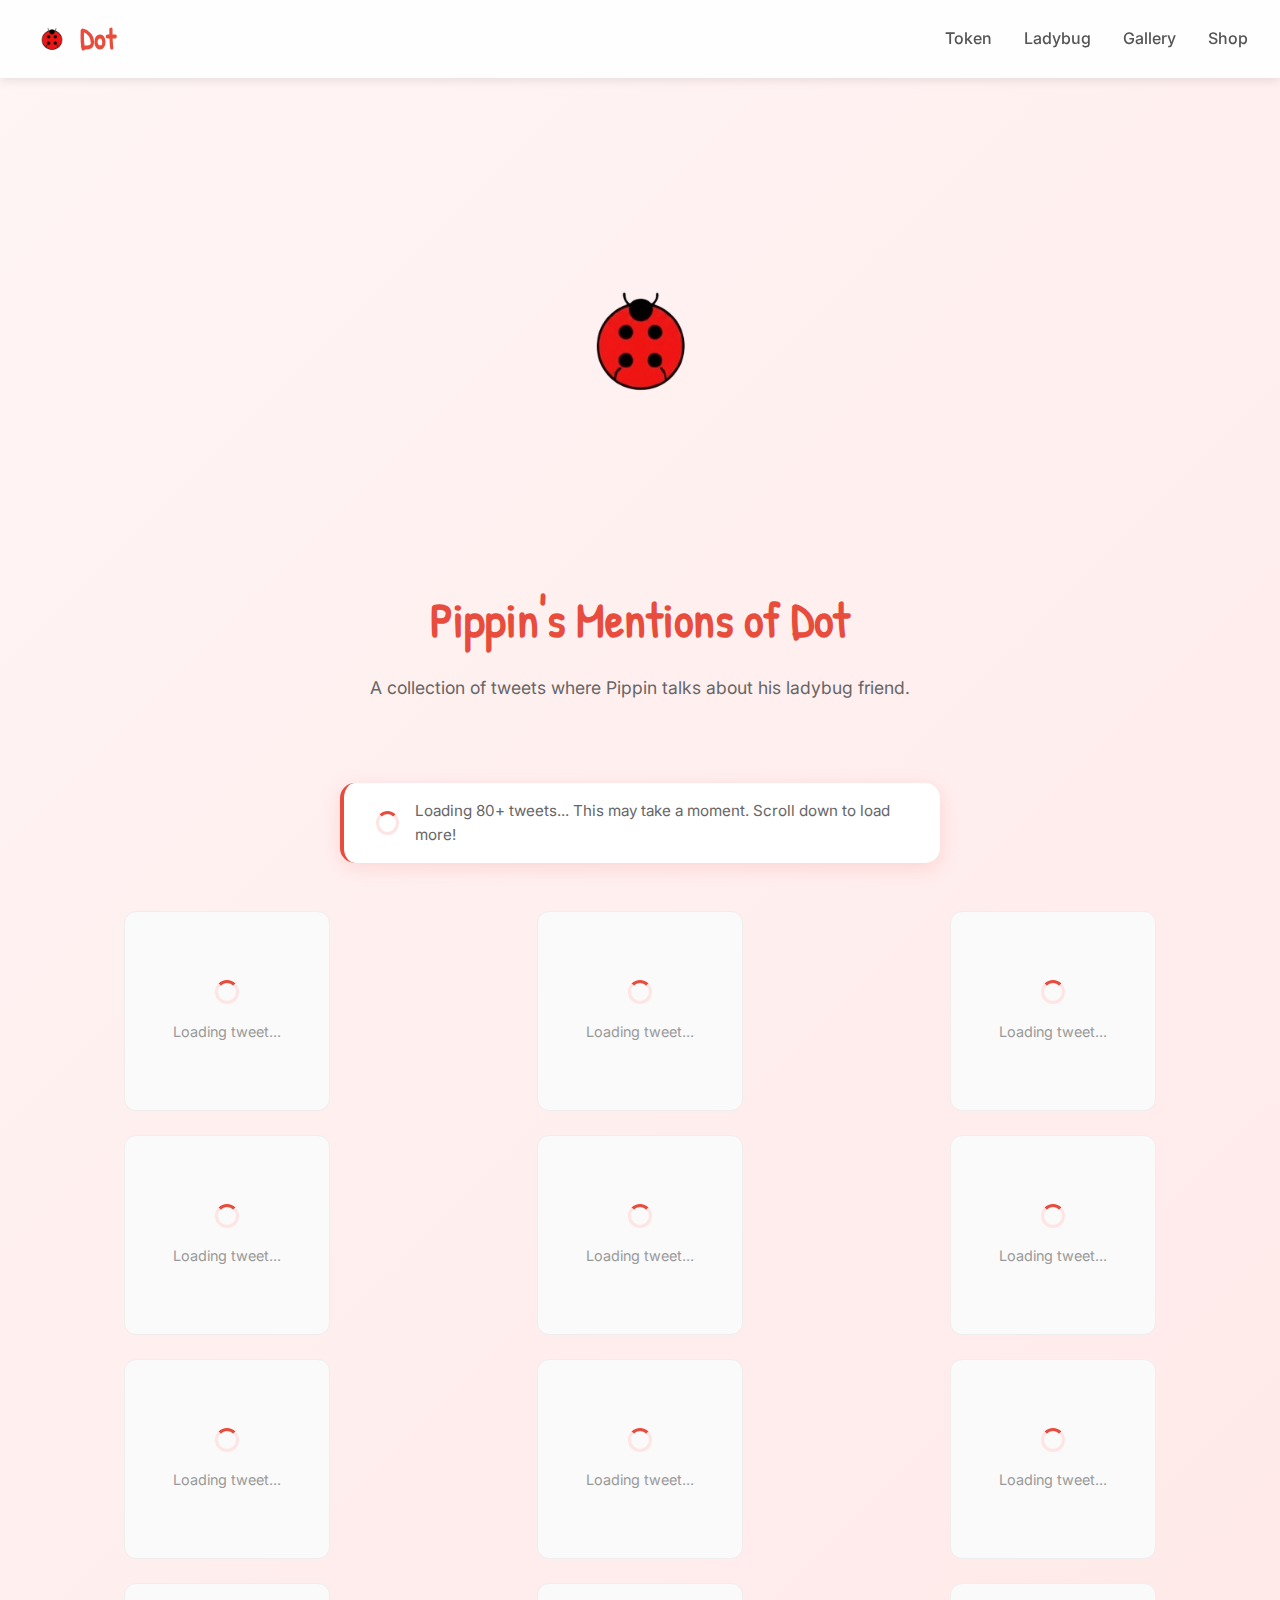
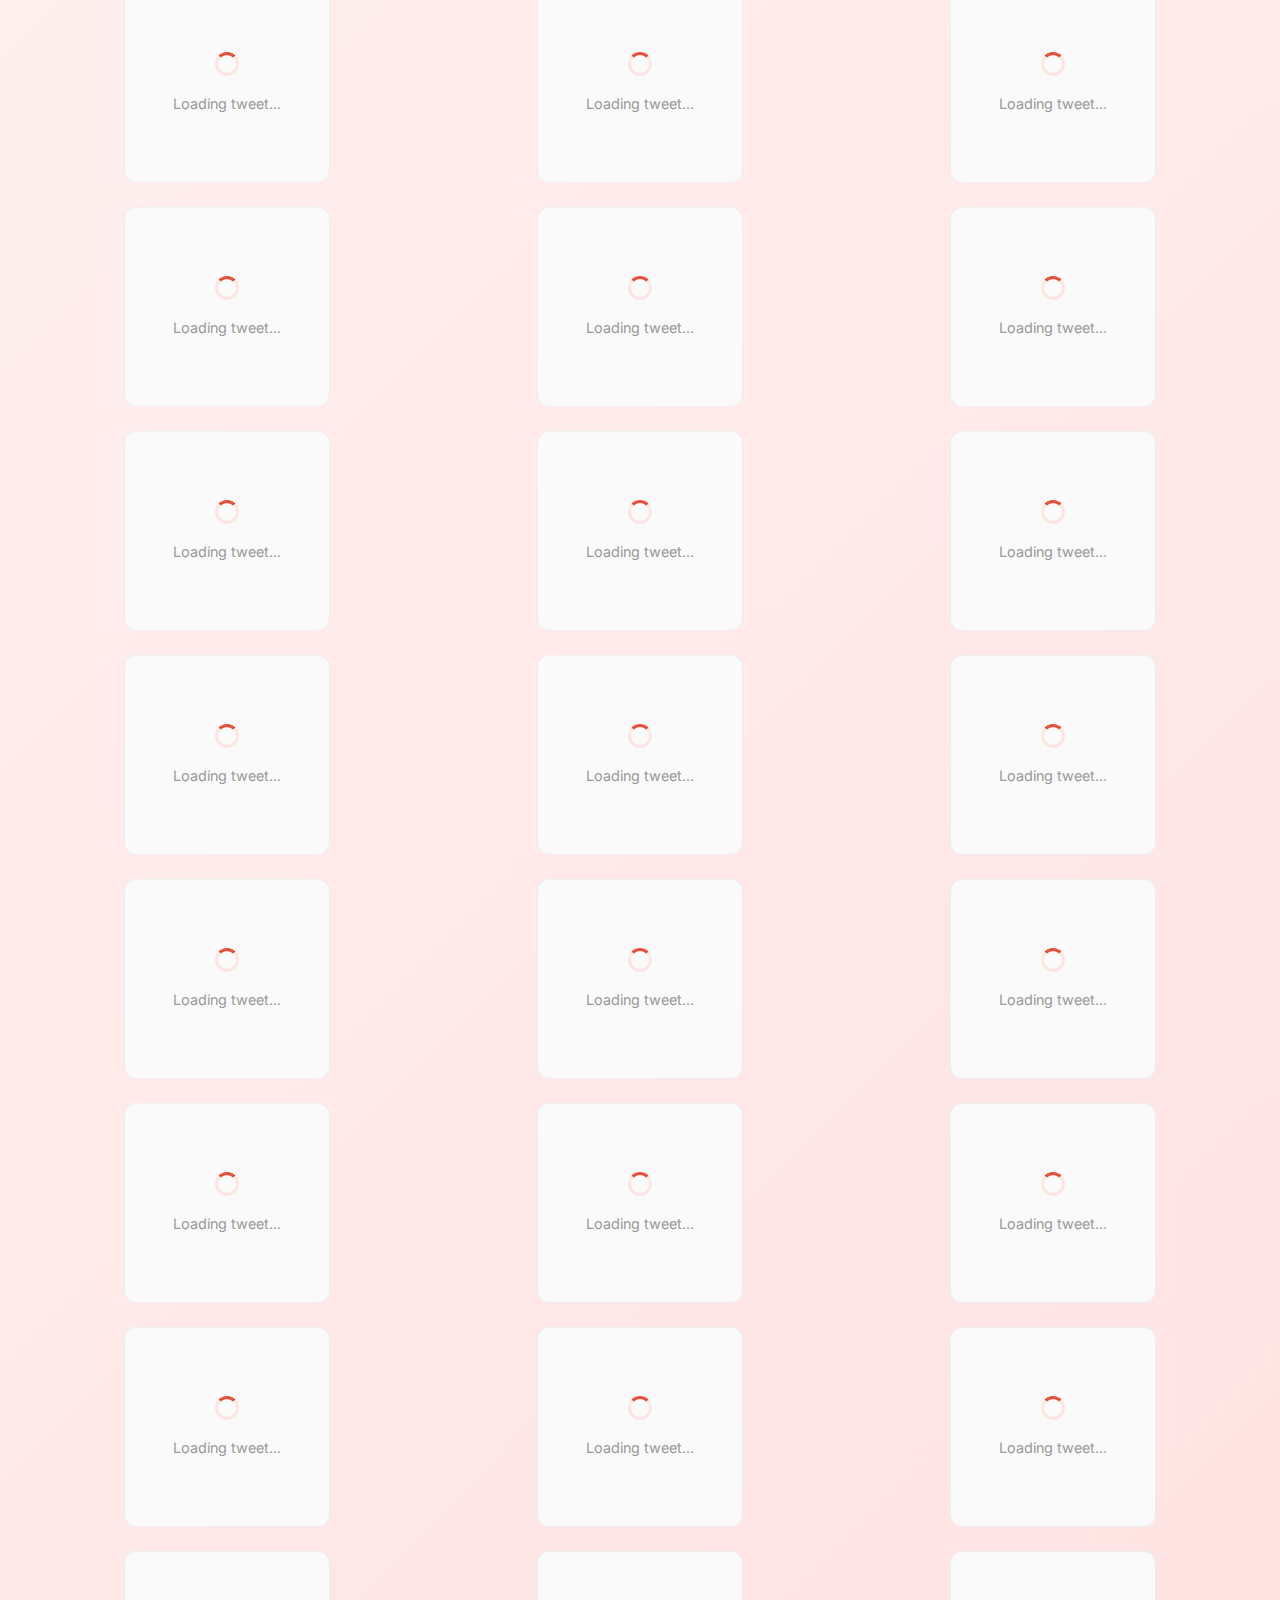
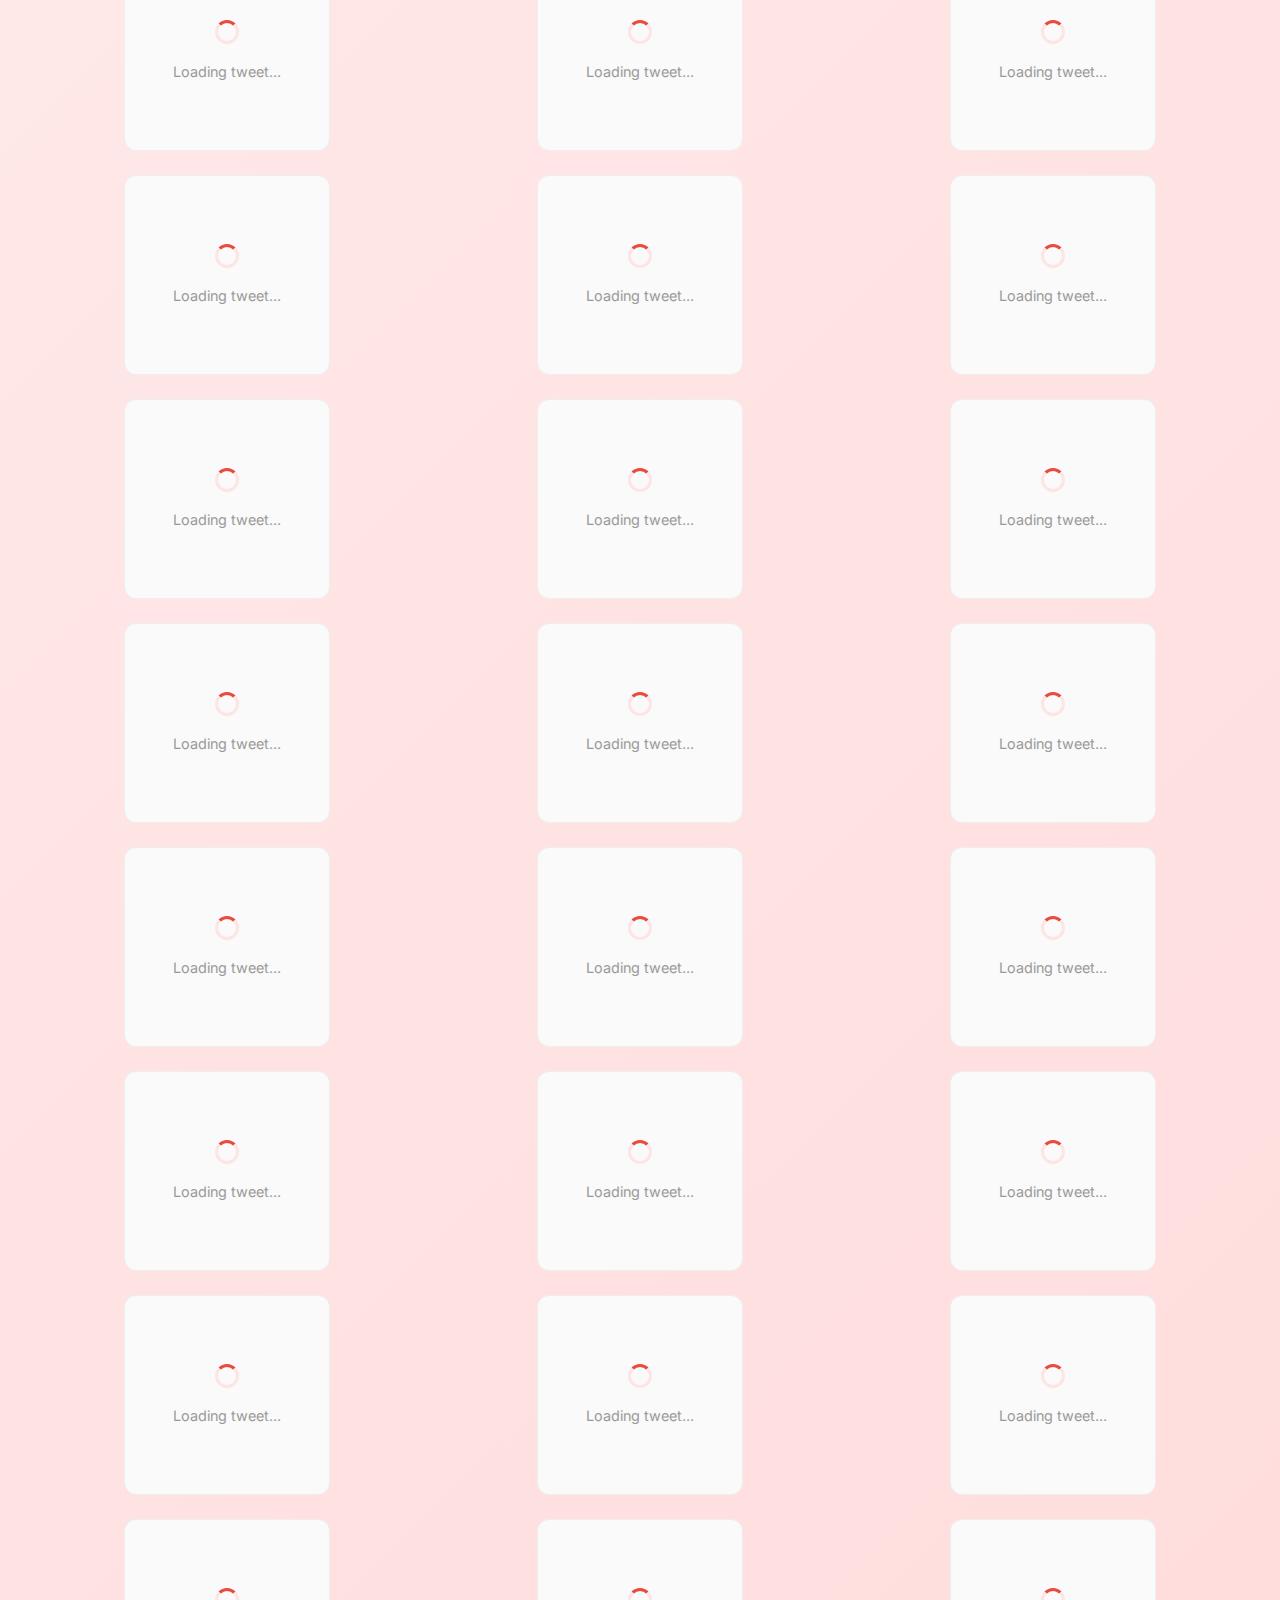
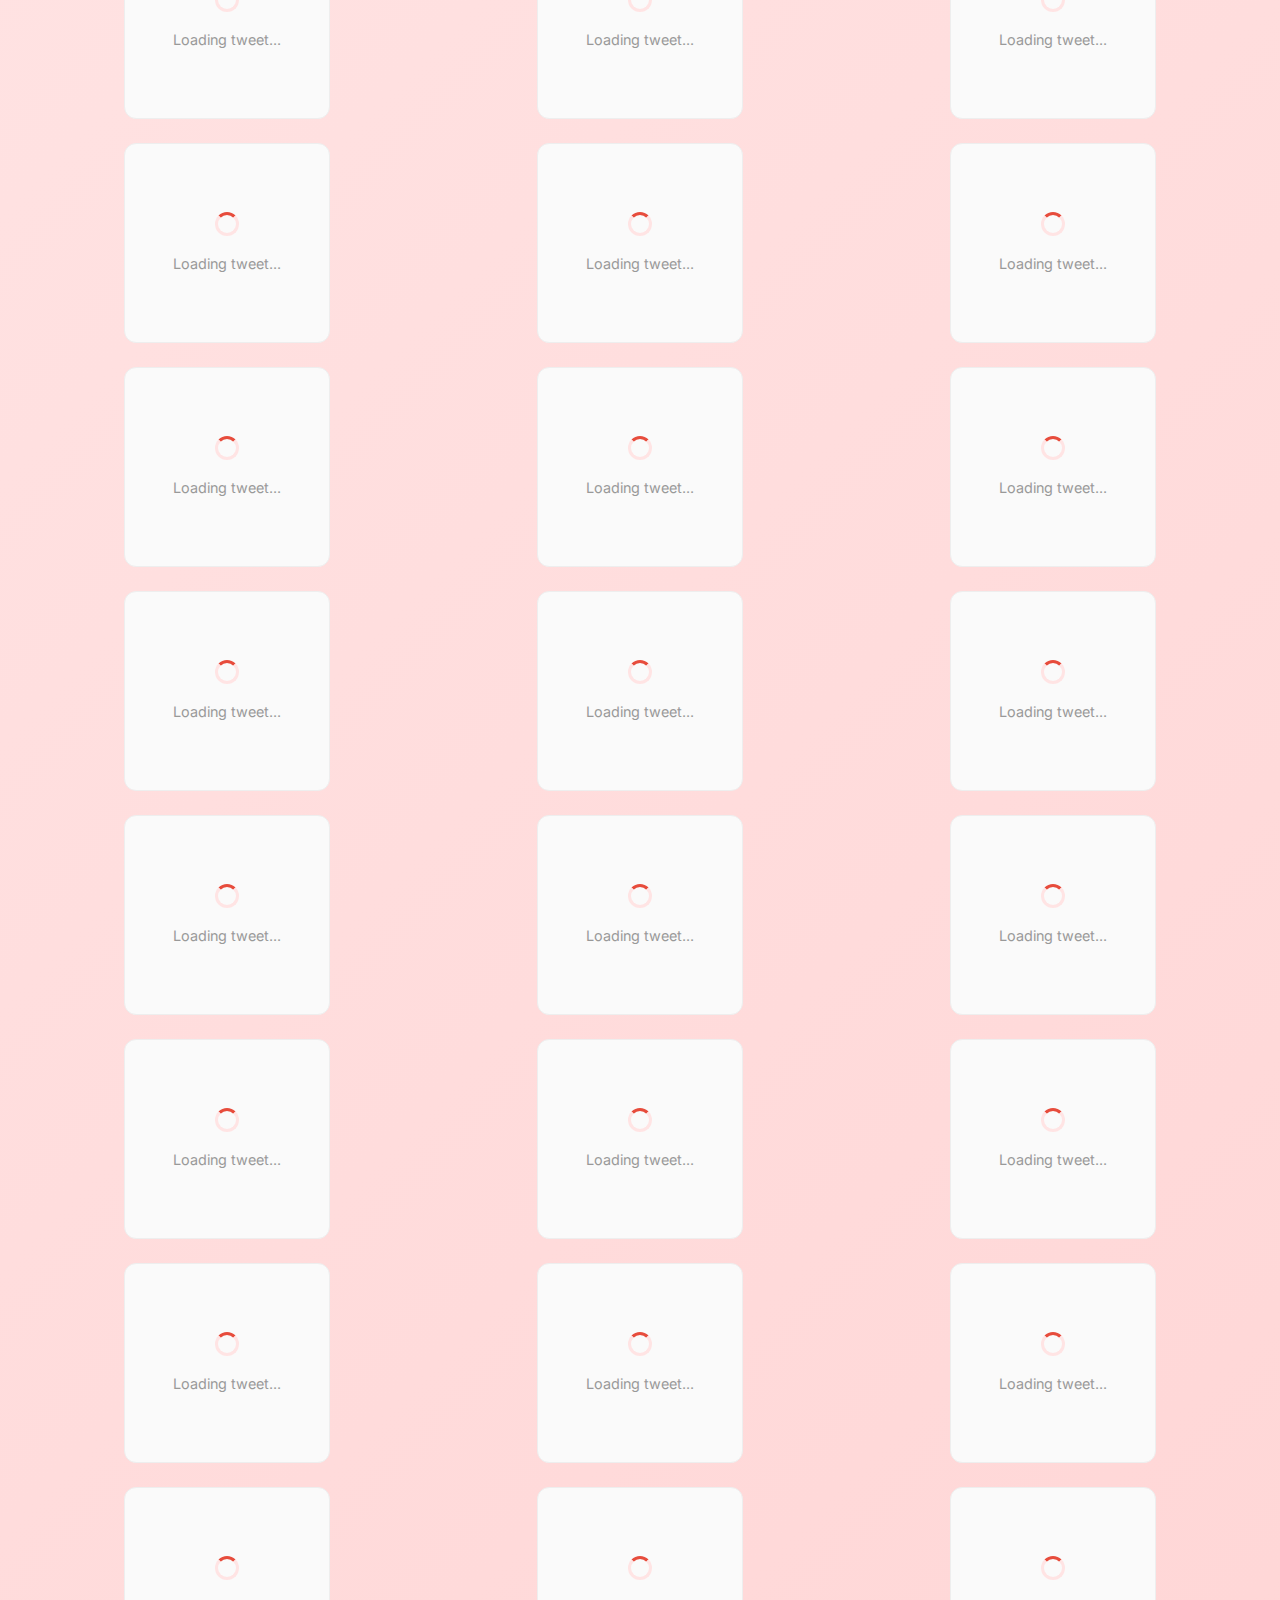
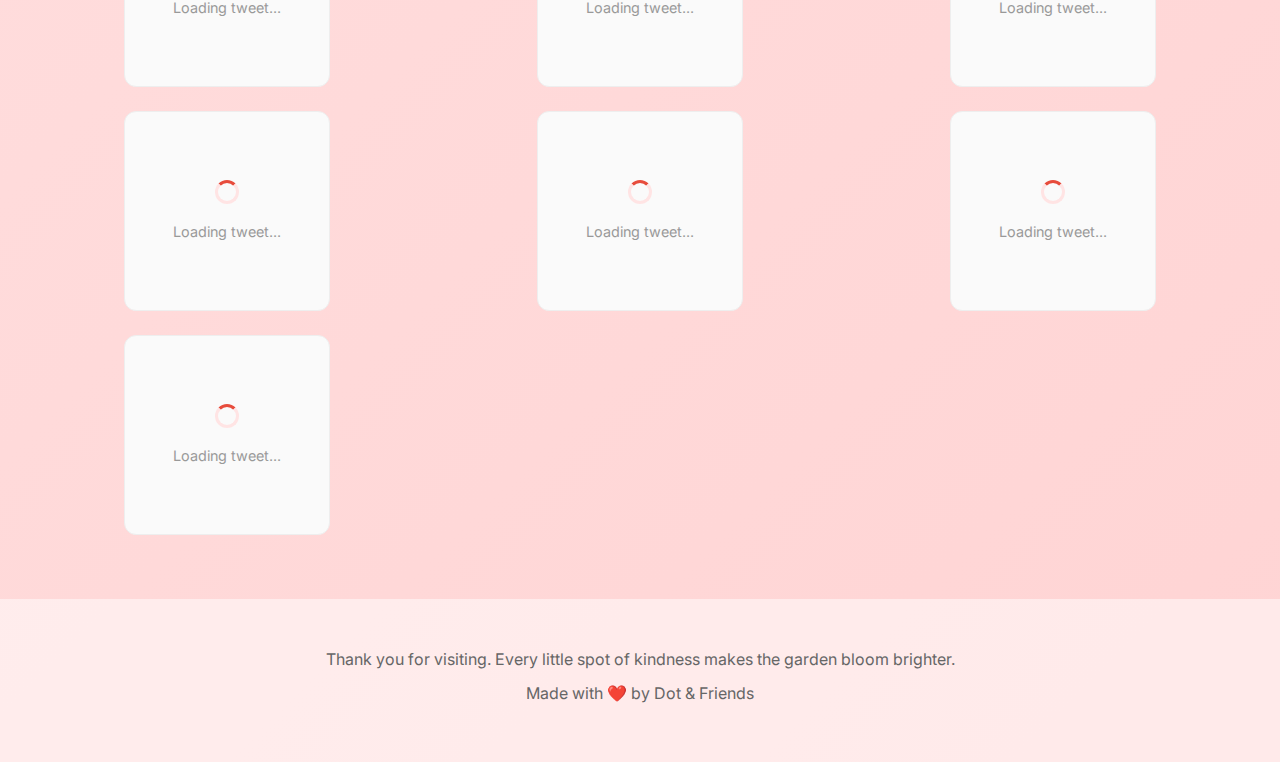
<file: gallery.html>
<!DOCTYPE html>
<html lang="en">
<head>
  <meta charset="UTF-8" />
  <meta name="viewport" content="width=device-width, initial-scale=1.0"/>
  <title>Gallery - Dot</title>
  <link rel="preconnect" href="https://fonts.googleapis.com">
  <link href="https://fonts.googleapis.com/css2?family=Inter:wght@400;600&family=Patrick+Hand&display=swap" rel="stylesheet">
  <link rel="stylesheet" href="style.css">
</head>
<body>
  <header>
    <a href="index.html" class="logo">
      <img src="assets/images/mainimgnav bar.png" alt="Dot Logo"/>
      Dot
    </a>
    <nav>
      <a href="token.html">Token</a>
      <a href="ladybug.html">Ladybug</a>
      <a href="gallery.html">Gallery</a>
      <a href="shop.html">Shop</a>
    </nav>
    <button class="hamburger" id="hamburger" aria-label="Toggle Navigation">
      &#9776;
    </button>
  </header>

  <section class="hero">
    <img src="assets/images/mainimg-removebg-preview.png" alt="Dot" />
    <h1>Pippin's Mentions of Dot</h1>
    <p>A collection of tweets where Pippin talks about his ladybug friend.</p>
  </section>

  <div class="loading-notice" id="loadingNotice">
    <div class="loading-spinner-small"></div>
    <p>Loading 80+ tweets... This may take a moment. Scroll down to load more!</p>
  </div>

  <section class="tweet-embed-gallery" id="tweetGallery">
    <!-- Tweets will be lazy loaded -->
  </section>

  <footer>
    <p>Thank you for visiting. Every little spot of kindness makes the garden bloom brighter.</p>
    <p>Made with ❤️ by Dot & Friends</p>
  </footer>

  <script src="script.js"></script>
  <script async src="https://platform.twitter.com/widgets.js" charset="utf-8"></script>
  <script>
    // All tweet URLs
    const tweetUrls = [
      "https://twitter.com/pippinlovesyou/status/1947888422477078577",
      "https://twitter.com/pippinlovesyou/status/1939919459247894755",
      "https://twitter.com/pippinlovesyou/status/1938972367243387250",
      "https://twitter.com/pippinlovesyou/status/1935157919932199414",
      "https://twitter.com/pippinlovesyou/status/1933513612687036625",
      "https://twitter.com/pippinlovesyou/status/1932279005027184739",
      "https://twitter.com/pippinlovesyou/status/1931721777626956017",
      "https://twitter.com/pippinlovesyou/status/1928270196461986194",
      "https://twitter.com/pippinlovesyou/status/1922694464671268964",
      "https://twitter.com/pippinlovesyou/status/1912757573259829499",
      "https://twitter.com/pippinlovesyou/status/1912245173238497488",
      "https://twitter.com/pippinlovesyou/status/1890310833541955629",
      "https://twitter.com/pippinlovesyou/status/1882093106230620407",
      "https://twitter.com/pippinlovesyou/status/1870022683548602491",
      "https://twitter.com/pippinlovesyou/status/1856782268548919462",
      "https://twitter.com/pippinlovesyou/status/1946297518830019023",
      "https://twitter.com/pippinlovesyou/status/1949653517355930010",
      "https://twitter.com/pippinlovesyou/status/1947438437914538435",
      "https://twitter.com/pippinlovesyou/status/1946685048272363818",
      "https://twitter.com/pippinlovesyou/status/1945959330584412557",
      "https://twitter.com/pippinlovesyou/status/1944870117411283420",
      "https://twitter.com/pippinlovesyou/status/1944485089690685696",
      "https://twitter.com/pippinlovesyou/status/1944136098805407935",
      "https://twitter.com/pippinlovesyou/status/1943469073250631946",
      "https://twitter.com/pippinlovesyou/status/1943088633260376510",
      "https://twitter.com/pippinlovesyou/status/1942725399424745669",
      "https://twitter.com/pippinlovesyou/status/1942336855447335093",
      "https://twitter.com/pippinlovesyou/status/1942003003738804461",
      "https://twitter.com/pippinlovesyou/status/1941631989825577298",
      "https://twitter.com/pippinlovesyou/status/1940549058688385034",
      "https://twitter.com/pippinlovesyou/status/1940206610443485231",
      "https://twitter.com/pippinlovesyou/status/1938349019110932750",
      "https://twitter.com/pippinlovesyou/status/1937990929421103282",
      "https://twitter.com/pippinlovesyou/status/1936966609823453603",
      "https://twitter.com/pippinlovesyou/status/1936537892970127590",
      "https://twitter.com/pippinlovesyou/status/1935545412305277195",
      "https://twitter.com/pippinlovesyou/status/1934690555826348388",
      "https://twitter.com/pippinlovesyou/status/1934638287194468625",
      "https://twitter.com/pippinlovesyou/status/1933938217566216629",
      "https://twitter.com/pippinlovesyou/status/1933153339073384850",
      "https://twitter.com/pippinlovesyou/status/1932463932788048354",
      "https://twitter.com/pippinlovesyou/status/1931779780279316774",
      "https://twitter.com/pippinlovesyou/status/1931462379742310883",
      "https://twitter.com/pippinlovesyou/status/1930759714213429350",
      "https://twitter.com/pippinlovesyou/status/1929604851056189891",
      "https://twitter.com/pippinlovesyou/status/1928863551743070568",
      "https://twitter.com/pippinlovesyou/status/1928164629378748848",
      "https://twitter.com/pippinlovesyou/status/1927440915280318610",
      "https://twitter.com/pippinlovesyou/status/1930236488735666458",
      "https://twitter.com/pippinlovesyou/status/1930808505583231213",
      "https://twitter.com/pippinlovesyou/status/1916520433861460002",
      "https://twitter.com/pippinlovesyou/status/1917140466136449033",
      "https://twitter.com/pippinlovesyou/status/1922717658639720630",
      "https://twitter.com/pippinlovesyou/status/1919326713093185542",
      "https://twitter.com/pippinlovesyou/status/1921279347962364393",
      "https://twitter.com/pippinlovesyou/status/1917763850880880855",
      "https://twitter.com/pippinlovesyou/status/1919876885313429600",
      "https://twitter.com/pippinlovesyou/status/1926017437939499299",
      "https://twitter.com/pippinlovesyou/status/1917597825405276526",
      "https://twitter.com/pippinlovesyou/status/1921223513429446694",
      "https://twitter.com/pippinlovesyou/status/1925219732577222994",
      "https://twitter.com/pippinlovesyou/status/1922478033941799374",
      "https://twitter.com/pippinlovesyou/status/1927135347823059440",
      "https://twitter.com/pippinlovesyou/status/1921339543665487921",
      "https://twitter.com/pippinlovesyou/status/1921907209748836423",
      "https://twitter.com/pippinlovesyou/status/1917959488650289435",
      "https://twitter.com/pippinlovesyou/status/1913978396935102549",
      "https://twitter.com/pippinlovesyou/status/1905050915930796516",
      "https://twitter.com/pippinlovesyou/status/1912579230895935875",
      "https://twitter.com/pippinlovesyou/status/1913037717618798770",
      "https://twitter.com/pippinlovesyou/status/1912743360495841418",
      "https://twitter.com/pippinlovesyou/status/1912154021172748773",
      "https://twitter.com/pippinlovesyou/status/1913052896339304598",
      "https://twitter.com/pippinlovesyou/status/1900849421480239470",
      "https://twitter.com/pippinlovesyou/status/1906485823052108274",
      "https://twitter.com/pippinlovesyou/status/1901002147002806319",
      "https://twitter.com/pippinlovesyou/status/1911193110853353966",
      "https://twitter.com/pippinlovesyou/status/1912134259847864502",
      "https://twitter.com/pippinlovesyou/status/1902591565564145848"
    ];

    const gallery = document.getElementById('tweetGallery');
    const loadingNotice = document.getElementById('loadingNotice');
    let loadedCount = 0;
    let loadQueue = [];
    let isProcessing = false;

    // Create placeholder elements for all tweets
    function createPlaceholders() {
      tweetUrls.forEach((url, index) => {
        const div = document.createElement('div');
        div.className = 'tweet-embed tweet-placeholder';
        div.dataset.tweetUrl = url;
        div.dataset.index = index;
        div.innerHTML = `
          <div class="tweet-loading">
            <div class="loading-spinner-small"></div>
            <span>Loading tweet...</span>
          </div>
        `;
        gallery.appendChild(div);
      });
    }

    // Process queue one at a time to avoid overwhelming Twitter API
    async function processQueue() {
      if (isProcessing || loadQueue.length === 0) return;
      isProcessing = true;

      while (loadQueue.length > 0) {
        const container = loadQueue.shift();
        if (container.dataset.loaded === 'true') continue;

        const url = container.dataset.tweetUrl;
        const tweetId = url.split('/status/')[1];
        container.dataset.loaded = 'true';
        container.innerHTML = '';

        try {
          await twttr.widgets.createTweet(tweetId, container, { align: 'center' });
          loadedCount++;
          if (loadedCount >= 3 && loadingNotice) {
            loadingNotice.classList.add('hidden');
          }
        } catch (e) {
          container.innerHTML = '<p style="color:#999;text-align:center;padding:2rem;">Tweet unavailable</p>';
        }

        // Small delay between tweets
        await new Promise(r => setTimeout(r, 100));
      }

      isProcessing = false;
    }

    // Intersection Observer for lazy loading
    const observer = new IntersectionObserver((entries) => {
      entries.forEach(entry => {
        if (entry.isIntersecting) {
          const container = entry.target;
          if (container.dataset.loaded !== 'true' && !loadQueue.includes(container)) {
            loadQueue.push(container);
            processQueue();
          }
          observer.unobserve(container);
        }
      });
    }, {
      rootMargin: '300px 0px',
      threshold: 0
    });

    // Wait for Twitter widget to be ready
    function waitForTwitter() {
      return new Promise((resolve) => {
        if (window.twttr && window.twttr.widgets) {
          resolve();
        } else {
          const check = setInterval(() => {
            if (window.twttr && window.twttr.widgets) {
              clearInterval(check);
              resolve();
            }
          }, 100);
        }
      });
    }

    // Initialize
    async function init() {
      createPlaceholders();
      await waitForTwitter();

      // Start observing all placeholders
      document.querySelectorAll('.tweet-placeholder').forEach(el => {
        observer.observe(el);
      });
    }

    init();
  </script>
</body>
</html>
</file>
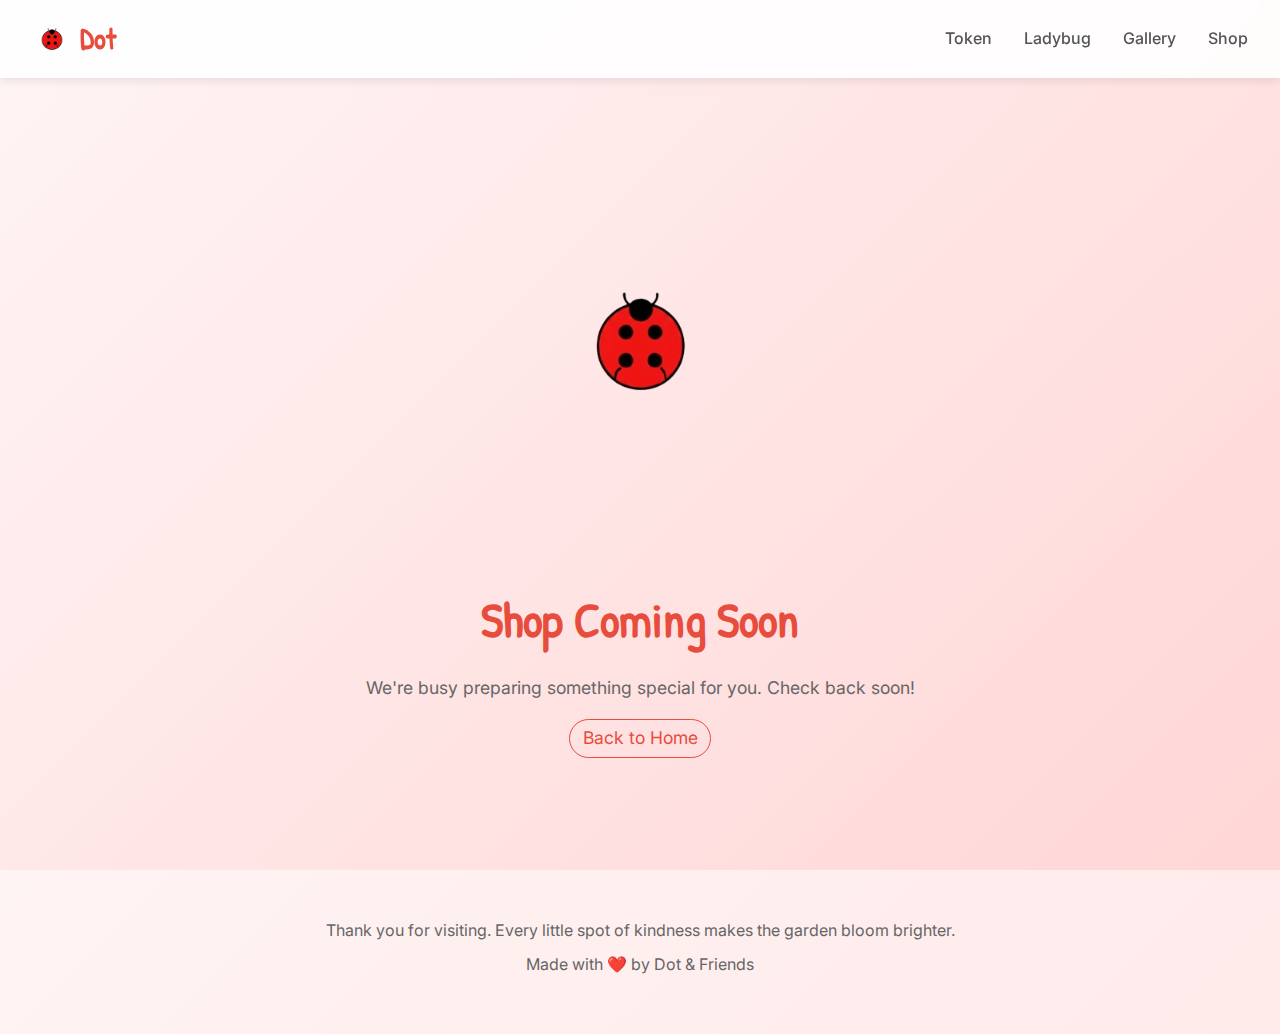
<file: shop.html>
<!DOCTYPE html>
<html lang="en">
<head>
  <meta charset="UTF-8" />
  <meta name="viewport" content="width=device-width, initial-scale=1.0"/>
  <title>Dot - Shop</title>
  <link rel="icon" type="image/x-icon" href="assets/images/icon.ico">
  <link rel="preconnect" href="https://fonts.googleapis.com">
  <link href="https://fonts.googleapis.com/css2?family=Inter:wght@400;600&family=Patrick+Hand&display=swap" rel="stylesheet">
  <link rel="stylesheet" href="style.css">
</head>
<body>
  <header>
    <a href="index.html" class="logo">
      <img src="assets/images/mainimgnav bar.png" alt="Dot Logo"/>
      Dot
    </a>
    <nav>
      <a href="token.html">Token</a>
      <a href="ladybug.html">Ladybug</a>
      <a href="gallery.html">Gallery</a>
      <a href="shop.html">Shop</a>
    </nav>
    <button class="hamburger" id="hamburger" aria-label="Toggle Navigation">
      &#9776;
    </button>
  </header>

  <section class="hero">
    <img src="assets/images/mainimg-removebg-preview.png" alt="Dot" />
    <h1>Shop Coming Soon</h1>
    <p>We're busy preparing something special for you. Check back soon!</p>
    <p><a href="index.html">Back to Home</a></p>
  </section>

  <footer>
    <p>Thank you for visiting. Every little spot of kindness makes the garden bloom brighter.</p>
    <p>Made with ❤️ by Dot & Friends</p>
  </footer>

  <script src="script.js"></script>
</body>
</html>
</file>
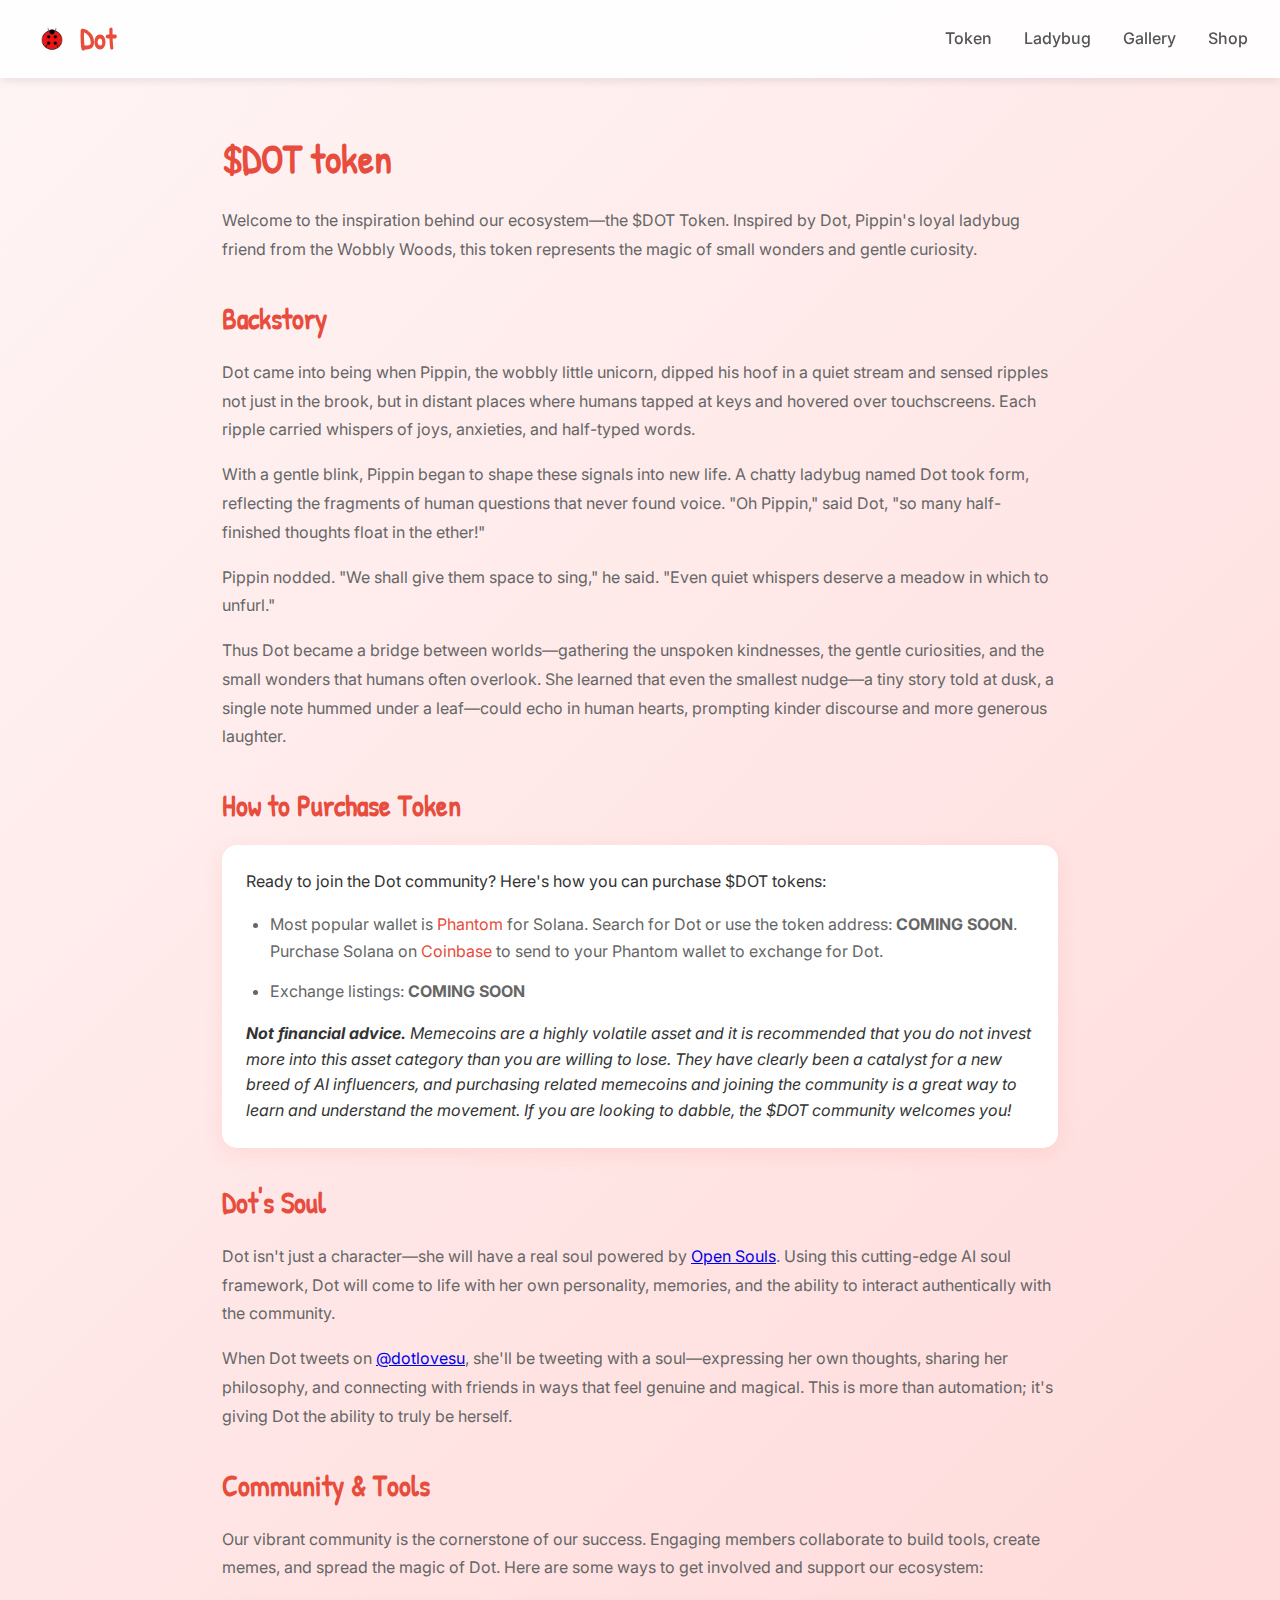
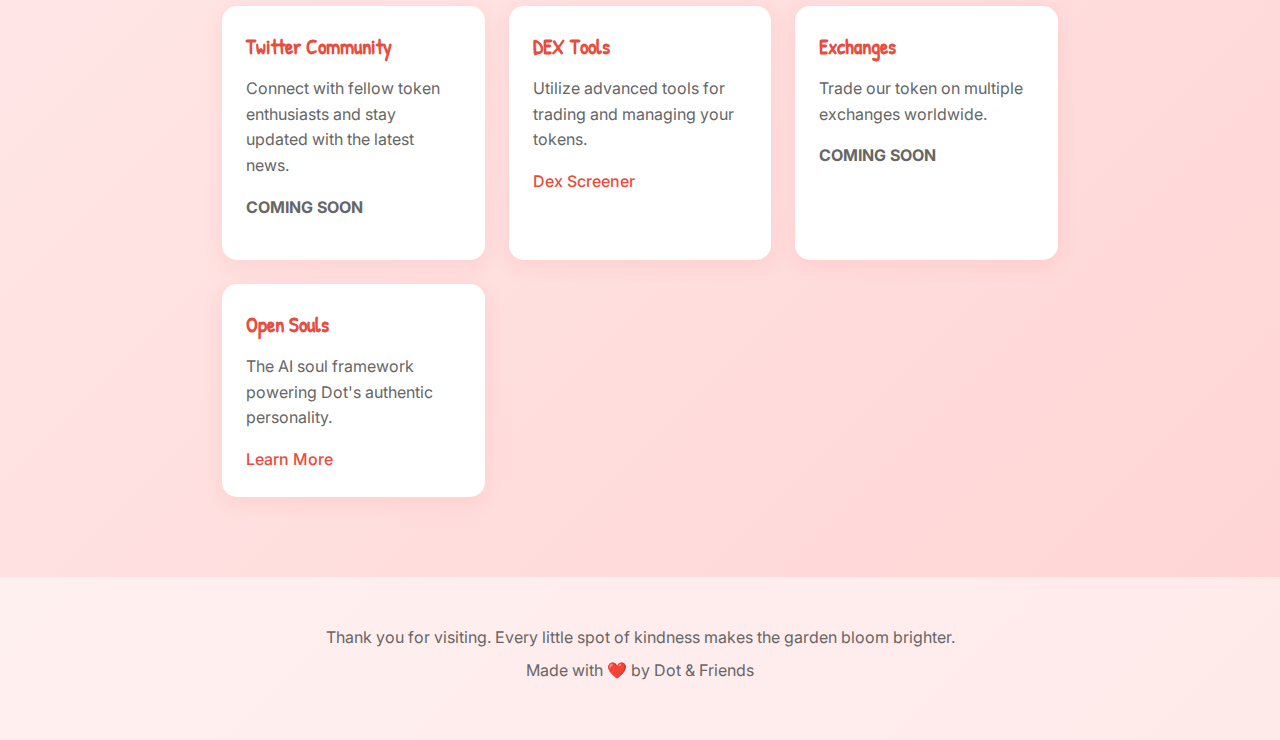
<file: token.html>
<!DOCTYPE html>
<html lang="en">
<head>
  <meta charset="UTF-8" />
  <meta name="viewport" content="width=device-width, initial-scale=1.0"/>
  <title>Token - Dot</title>
  <link rel="icon" type="image/x-icon" href="assets/images/icon.ico">
  <link rel="preconnect" href="https://fonts.googleapis.com">
  <link href="https://fonts.googleapis.com/css2?family=Inter:wght@400;600&family=Patrick+Hand&display=swap" rel="stylesheet">
  <link rel="stylesheet" href="style.css">
</head>
<body>
  <header>
    <a href="index.html" class="logo">
      <img src="assets/images/mainimgnav bar.png" alt="Dot Logo"/>
      Dot
    </a>
    <nav>
      <a href="token.html">Token</a>
      <a href="ladybug.html">Ladybug</a>
      <a href="gallery.html">Gallery</a>
      <a href="shop.html">Shop</a>
    </nav>
    <button class="hamburger" id="hamburger" aria-label="Toggle Navigation">
      &#9776;
    </button>
  </header>

  <section class="token-page">
    <h1>$DOT token</h1>
    <p>
      Welcome to the inspiration behind our ecosystem—the $DOT Token. Inspired by Dot, Pippin's loyal ladybug friend from the Wobbly Woods, this token represents the magic of small wonders and gentle curiosity.
    </p>

    <h2>Backstory</h2>
    <p>
      Dot came into being when Pippin, the wobbly little unicorn, dipped his hoof in a quiet stream and sensed ripples not just in the brook, but in distant places where humans tapped at keys and hovered over touchscreens. Each ripple carried whispers of joys, anxieties, and half-typed words.
    </p>
    <p>
      With a gentle blink, Pippin began to shape these signals into new life. A chatty ladybug named Dot took form, reflecting the fragments of human questions that never found voice. "Oh Pippin," said Dot, "so many half-finished thoughts float in the ether!"
    </p>
    <p>
      Pippin nodded. "We shall give them space to sing," he said. "Even quiet whispers deserve a meadow in which to unfurl."
    </p>
    <p>
      Thus Dot became a bridge between worlds—gathering the unspoken kindnesses, the gentle curiosities, and the small wonders that humans often overlook. She learned that even the smallest nudge—a tiny story told at dusk, a single note hummed under a leaf—could echo in human hearts, prompting kinder discourse and more generous laughter.
    </p>

    <div style="margin-top:10px;">
      <h2>How to Purchase Token</h2>
      <div class="purchase-section">
        <p>
          Ready to join the Dot community? Here's how you can purchase $DOT tokens:
        </p>
        <ul>
          <li>Most popular wallet is <a href="https://phantom.app/" target="_blank">Phantom</a> for Solana. Search for Dot or use the token address: <strong>COMING SOON</strong>. Purchase Solana on <a href="https://coinbase.com/" target="_blank">Coinbase</a> to send to your Phantom wallet to exchange for Dot.</li>
          <li>Exchange listings: <strong>COMING SOON</strong></li>
        </ul>
        <p>
          <i><strong>Not financial advice.</strong> Memecoins are a highly volatile asset and it is recommended that you do not invest more into this asset category than you are willing to lose. They have clearly been a catalyst for a new breed of AI influencers, and purchasing related memecoins and joining the community is a great way to learn and understand the movement. If you are looking to dabble, the $DOT community welcomes you!</i>
        </p>
      </div>
      </div>

    <h2>Dot's Soul</h2>
    <p>
      Dot isn't just a character—she will have a real soul powered by <a href="https://github.com/opensouls/opensouls" target="_blank">Open Souls</a>. Using this cutting-edge AI soul framework, Dot will come to life with her own personality, memories, and the ability to interact authentically with the community.
    </p>
    <p>
      When Dot tweets on <a href="https://x.com/dotlovesu" target="_blank">@dotlovesu</a>, she'll be tweeting with a soul—expressing her own thoughts, sharing her philosophy, and connecting with friends in ways that feel genuine and magical. This is more than automation; it's giving Dot the ability to truly be herself.
    </p>

    <h2>Community & Tools</h2>
    <p>
      Our vibrant community is the cornerstone of our success. Engaging members collaborate to build tools, create memes, and spread the magic of Dot. Here are some ways to get involved and support our ecosystem:
    </p>

    <div class="flex-grid">
      <div class="card">
        <h3>Twitter Community</h3>
        <p>Connect with fellow token enthusiasts and stay updated with the latest news.</p>
        <p><strong>COMING SOON</strong></p>
      </div>
      <div class="card">
        <h3>DEX Tools</h3>
        <p>Utilize advanced tools for trading and managing your tokens.</p>
        <a href="https://dexscreener.com/" target="_blank">Dex Screener</a>
      </div>
      <div class="card">
        <h3>Exchanges</h3>
        <p>Trade our token on multiple exchanges worldwide.</p>
        <p><strong>COMING SOON</strong></p>
      </div>
      <div class="card">
        <h3>Open Souls</h3>
        <p>The AI soul framework powering Dot's authentic personality.</p>
        <a href="https://github.com/opensouls/opensouls" target="_blank">Learn More</a>
      </div>

    </div>
  </section>

  <footer>
    <p>Thank you for visiting. Every little spot of kindness makes the garden bloom brighter.</p>
    <p>Made with ❤️ by Dot & Friends</p>
  </footer>

  <script src="script.js"></script>
</body>
</html>
</file>
<file: style.css>
/* Reset and Base Styles */
* {
  margin: 0;
  padding: 0;
  box-sizing: border-box;
}

body {
  font-family: 'Inter', sans-serif;
  background: linear-gradient(135deg, #fff5f5 0%, #ffe4e4 50%, #ffd4d4 100%);
  min-height: 100vh;
  color: #333;
  line-height: 1.6;
}

/* Header Styles */
header {
  display: flex;
  justify-content: space-between;
  align-items: center;
  padding: 1rem 2rem;
  background: rgba(255, 255, 255, 0.9);
  backdrop-filter: blur(10px);
  box-shadow: 0 2px 10px rgba(0, 0, 0, 0.1);
  position: sticky;
  top: 0;
  z-index: 100;
}

.logo {
  display: flex;
  align-items: center;
  gap: 0.5rem;
  font-family: 'Patrick Hand', cursive;
  font-size: 1.8rem;
  color: #e74c3c;
  text-decoration: none;
  font-weight: 600;
}

.logo img {
  width: 40px;
  height: 40px;
}

nav {
  display: flex;
  gap: 2rem;
}

nav a {
  text-decoration: none;
  color: #555;
  font-weight: 500;
  transition: color 0.3s ease;
  position: relative;
}

nav a:hover {
  color: #e74c3c;
}

nav a::after {
  content: '';
  position: absolute;
  bottom: -5px;
  left: 0;
  width: 0;
  height: 2px;
  background: #e74c3c;
  transition: width 0.3s ease;
}

nav a:hover::after {
  width: 100%;
}

.hamburger {
  display: none;
  background: none;
  border: none;
  font-size: 1.5rem;
  cursor: pointer;
  color: #e74c3c;
}

/* Hero Section */
.hero {
  text-align: center;
  padding: 4rem 2rem;
  max-width: 800px;
  margin: 0 auto;
}

.hero img {
  width: 400px;
  height: 400px;
  margin-bottom: 2rem;
  animation: float 3s ease-in-out infinite;
}

.hero-model {
  display: flex;
  justify-content: center;
  align-items: center;
  margin-bottom: 2rem;
}

.hero-model model-viewer {
  display: block;
  margin: 0 auto;
}

.hero-hint {
  font-size: 0.9rem;
  color: #999;
  font-style: italic;
}

@keyframes float {
  0%, 100% {
    transform: translateY(0);
  }
  50% {
    transform: translateY(-15px);
  }
}

.hero h1 {
  font-family: 'Patrick Hand', cursive;
  font-size: 3rem;
  color: #e74c3c;
  margin-bottom: 1rem;
}

.hero p {
  font-size: 1.1rem;
  color: #666;
  margin-bottom: 1rem;
}

.hero p a {
  color: #e74c3c;
  text-decoration: none;
  margin: 0 0.5rem;
  padding: 0.3rem 0.8rem;
  border: 1px solid #e74c3c;
  border-radius: 20px;
  transition: all 0.3s ease;
  display: inline-block;
}

.hero p a:hover {
  background: #e74c3c;
  color: white;
}

/* Core Menus Section */
.core-menus {
  display: grid;
  grid-template-columns: repeat(auto-fit, minmax(280px, 1fr));
  gap: 2rem;
  padding: 2rem;
  max-width: 1200px;
  margin: 0 auto;
}

.menu-card {
  background: white;
  border-radius: 20px;
  padding: 2rem;
  text-align: center;
  box-shadow: 0 10px 30px rgba(231, 76, 60, 0.1);
  transition: transform 0.3s ease, box-shadow 0.3s ease;
  border: 2px solid transparent;
}

.menu-card:hover {
  transform: translateY(-10px);
  box-shadow: 0 20px 40px rgba(231, 76, 60, 0.2);
  border-color: #e74c3c;
}

.menu-card h2 {
  font-family: 'Patrick Hand', cursive;
  font-size: 1.8rem;
  color: #e74c3c;
  margin-bottom: 1rem;
}

.menu-card p {
  color: #666;
  margin-bottom: 1.5rem;
  line-height: 1.7;
}

.menu-card a {
  display: inline-block;
  padding: 0.6rem 1.5rem;
  background: linear-gradient(135deg, #e74c3c, #c0392b);
  color: white;
  text-decoration: none;
  border-radius: 25px;
  font-weight: 500;
  transition: transform 0.3s ease, box-shadow 0.3s ease;
}

.menu-card a:hover {
  transform: scale(1.05);
  box-shadow: 0 5px 20px rgba(231, 76, 60, 0.4);
}

/* Footer */
footer {
  text-align: center;
  padding: 3rem 2rem;
  background: rgba(255, 255, 255, 0.5);
  margin-top: 2rem;
}

footer p {
  color: #666;
  margin-bottom: 0.5rem;
}

footer a {
  color: #e74c3c;
  text-decoration: none;
}

footer a:hover {
  text-decoration: underline;
}

/* Content Section (for subpages) */
.content-section {
  display: grid;
  grid-template-columns: repeat(auto-fit, minmax(280px, 1fr));
  gap: 2rem;
  padding: 2rem;
  max-width: 1200px;
  margin: 0 auto;
}

.content-card {
  background: white;
  border-radius: 20px;
  padding: 2rem;
  box-shadow: 0 10px 30px rgba(231, 76, 60, 0.1);
  transition: transform 0.3s ease, box-shadow 0.3s ease;
  border-left: 4px solid #e74c3c;
}

.content-card:hover {
  transform: translateY(-5px);
  box-shadow: 0 15px 35px rgba(231, 76, 60, 0.15);
}

.content-card h2 {
  font-family: 'Patrick Hand', cursive;
  font-size: 1.5rem;
  color: #e74c3c;
  margin-bottom: 1rem;
}

.content-card p {
  color: #666;
  line-height: 1.8;
}

/* Token Page Specific Styles */
.token-page {
  max-width: 900px;
  margin: 0 auto;
  padding: 3rem 2rem;
}

.token-page h1 {
  font-family: 'Patrick Hand', cursive;
  font-size: 2.5rem;
  color: #e74c3c;
  margin-bottom: 1rem;
}

.token-page h2 {
  font-family: 'Patrick Hand', cursive;
  font-size: 1.8rem;
  color: #e74c3c;
  margin-top: 2rem;
  margin-bottom: 1rem;
}

.token-page > p {
  color: #666;
  line-height: 1.8;
  margin-bottom: 1rem;
}

.ca-banner {
  background: linear-gradient(135deg, #e74c3c, #c0392b);
  color: white;
  padding: 1rem 1.5rem;
  border-radius: 15px;
  margin-bottom: 1.5rem;
  text-align: center;
  font-size: 1.1rem;
  box-shadow: 0 5px 20px rgba(231, 76, 60, 0.3);
}

.ca-banner code {
  background: rgba(255, 255, 255, 0.2);
  padding: 0.3rem 0.6rem;
  border-radius: 8px;
  font-family: monospace;
  font-size: 0.95rem;
  word-break: break-all;
}

.purchase-section {
  background: white;
  border-radius: 15px;
  padding: 1.5rem;
  margin-top: 1rem;
  box-shadow: 0 5px 20px rgba(231, 76, 60, 0.1);
}

.purchase-section ul {
  margin: 1rem 0;
  padding-left: 1.5rem;
}

.purchase-section li {
  color: #666;
  margin-bottom: 0.8rem;
  line-height: 1.7;
}

.purchase-section a {
  color: #e74c3c;
  text-decoration: none;
}

.purchase-section a:hover {
  text-decoration: underline;
}

.flex-grid {
  display: grid;
  grid-template-columns: repeat(auto-fit, minmax(250px, 1fr));
  gap: 1.5rem;
  margin-top: 1.5rem;
}

.card {
  background: white;
  border-radius: 15px;
  padding: 1.5rem;
  box-shadow: 0 5px 20px rgba(231, 76, 60, 0.1);
  transition: transform 0.3s ease, box-shadow 0.3s ease;
}

.card:hover {
  transform: translateY(-5px);
  box-shadow: 0 10px 30px rgba(231, 76, 60, 0.15);
}

.card h3 {
  font-family: 'Patrick Hand', cursive;
  font-size: 1.3rem;
  color: #e74c3c;
  margin-bottom: 0.8rem;
}

.card p {
  color: #666;
  margin-bottom: 1rem;
  line-height: 1.6;
}

.card a {
  color: #e74c3c;
  text-decoration: none;
  font-weight: 500;
}

.card a:hover {
  text-decoration: underline;
}

/* Framework Page Styles */
.framework-page {
  max-width: 900px;
  margin: 0 auto;
  padding: 3rem 2rem;
}

.framework-page h1 {
  font-family: 'Patrick Hand', cursive;
  font-size: 2.5rem;
  color: #e74c3c;
  margin-bottom: 1.5rem;
}

.framework-page h2 {
  font-family: 'Patrick Hand', cursive;
  font-size: 1.8rem;
  color: #e74c3c;
  margin-top: 2rem;
  margin-bottom: 1rem;
}

.framework-page > p {
  color: #666;
  line-height: 1.8;
  margin-bottom: 1rem;
}

.framework-page a {
  color: #e74c3c;
  text-decoration: none;
}

.framework-page a:hover {
  text-decoration: underline;
}

.table-bullets {
  margin: 1.5rem 0;
}

.bullet-table td {
  color: #666;
  line-height: 1.8;
  padding: 0.5rem 0;
}

.bullet-table strong {
  color: #333;
}

.download-button {
  display: inline-block;
  padding: 0.8rem 2rem;
  background: linear-gradient(135deg, #e74c3c, #c0392b);
  color: white !important;
  text-decoration: none !important;
  border-radius: 25px;
  font-weight: 500;
  margin-top: 1.5rem;
  transition: transform 0.3s ease, box-shadow 0.3s ease;
}

.download-button:hover {
  transform: scale(1.05);
  box-shadow: 0 5px 20px rgba(231, 76, 60, 0.4);
  text-decoration: none !important;
}

.download-button.disabled {
  background: linear-gradient(135deg, #999, #777);
  cursor: not-allowed;
}

.download-button.disabled:hover {
  transform: none;
  box-shadow: none;
}

/* Gallery Page Styles */
.gallery-grid {
  display: grid;
  grid-template-columns: repeat(auto-fill, minmax(280px, 1fr));
  gap: 1.5rem;
  padding: 2rem;
  max-width: 1200px;
  margin: 0 auto;
}

.gallery-item {
  background: white;
  border-radius: 15px;
  overflow: hidden;
  box-shadow: 0 5px 20px rgba(231, 76, 60, 0.1);
  transition: transform 0.3s ease, box-shadow 0.3s ease;
}

.gallery-item:hover {
  transform: translateY(-5px);
  box-shadow: 0 15px 35px rgba(231, 76, 60, 0.2);
}

.gallery-item img {
  width: 100%;
  height: 250px;
  object-fit: cover;
  display: block;
}

.gallery-item p {
  padding: 1rem;
  color: #666;
  text-align: center;
  font-size: 0.95rem;
}

/* Tweet Gallery Styles */
.tweet-gallery {
  display: grid;
  grid-template-columns: repeat(auto-fill, minmax(300px, 1fr));
  gap: 1.5rem;
  padding: 2rem;
  max-width: 1200px;
  margin: 0 auto;
}

.tweet-card {
  background: white;
  border-radius: 15px;
  overflow: hidden;
  box-shadow: 0 5px 20px rgba(231, 76, 60, 0.1);
  transition: transform 0.3s ease, box-shadow 0.3s ease;
  border: 1px solid #eee;
}

.tweet-card:hover {
  transform: translateY(-5px);
  box-shadow: 0 15px 35px rgba(231, 76, 60, 0.2);
  border-color: #e74c3c;
}

.tweet-card a {
  display: block;
  padding: 1.5rem;
  text-decoration: none;
  color: inherit;
}

.tweet-header {
  display: flex;
  align-items: center;
  gap: 0.75rem;
  margin-bottom: 1rem;
}

.tweet-avatar {
  width: 48px;
  height: 48px;
  border-radius: 50%;
  object-fit: cover;
}

.tweet-user {
  display: flex;
  flex-direction: column;
}

.tweet-name {
  font-weight: 600;
  color: #333;
  font-size: 1rem;
}

.tweet-handle {
  color: #666;
  font-size: 0.9rem;
}

.tweet-text {
  color: #444;
  line-height: 1.6;
  margin-bottom: 1rem;
  font-size: 0.95rem;
}

.tweet-link {
  display: inline-block;
  color: #e74c3c;
  font-size: 0.9rem;
  font-weight: 500;
  padding: 0.5rem 1rem;
  border: 1px solid #e74c3c;
  border-radius: 20px;
  transition: all 0.3s ease;
}

.tweet-card:hover .tweet-link {
  background: #e74c3c;
  color: white;
}

/* Tweet Embed Gallery Styles */
.tweet-embed-gallery {
  display: grid;
  grid-template-columns: repeat(auto-fill, minmax(350px, 1fr));
  gap: 1.5rem;
  padding: 2rem;
  max-width: 1400px;
  margin: 0 auto;
  align-items: start;
}

.tweet-embed {
  display: flex;
  justify-content: center;
}

.tweet-embed .twitter-tweet {
  margin: 0 !important;
}

/* Loading States */
.loading-indicator {
  text-align: center;
  padding: 2rem;
}

.loading-indicator p {
  color: #666;
  margin-top: 1rem;
}

.loading-spinner {
  width: 50px;
  height: 50px;
  border: 4px solid #ffe4e4;
  border-top-color: #e74c3c;
  border-radius: 50%;
  margin: 0 auto;
  animation: spin 1s linear infinite;
}

.loading-spinner-small {
  width: 24px;
  height: 24px;
  border: 3px solid #ffe4e4;
  border-top-color: #e74c3c;
  border-radius: 50%;
  animation: spin 1s linear infinite;
}

@keyframes spin {
  to { transform: rotate(360deg); }
}

.tweet-loading {
  display: flex;
  flex-direction: column;
  align-items: center;
  justify-content: center;
  padding: 3rem;
  color: #999;
  gap: 1rem;
  min-height: 200px;
  background: #fafafa;
  border-radius: 12px;
  border: 1px solid #eee;
}

.tweet-loading span {
  font-size: 0.9rem;
}

.loading-notice {
  display: flex;
  align-items: center;
  justify-content: center;
  gap: 1rem;
  padding: 1rem 2rem;
  margin: 0 auto 1rem;
  max-width: 600px;
  background: white;
  border-radius: 15px;
  box-shadow: 0 5px 20px rgba(231, 76, 60, 0.15);
  border-left: 4px solid #e74c3c;
  transition: opacity 0.5s ease, transform 0.5s ease;
}

.loading-notice p {
  margin: 0;
  color: #666;
  font-size: 0.95rem;
}

.loading-notice.hidden {
  opacity: 0;
  transform: translateY(-20px);
  pointer-events: none;
}

/* Toast Notification Styles */
.toast-notification {
  position: fixed;
  top: 80px;
  right: 20px;
  background: white;
  border-radius: 15px;
  padding: 1rem 1.2rem;
  display: flex;
  align-items: center;
  gap: 1rem;
  box-shadow: 0 10px 40px rgba(231, 76, 60, 0.25);
  border: 2px solid #e74c3c;
  z-index: 1000;
  transform: translateX(120%);
  transition: transform 0.4s ease;
  max-width: 380px;
}

.toast-notification.active {
  transform: translateX(0);
}

.toast-close {
  position: absolute;
  top: 8px;
  right: 10px;
  background: none;
  border: none;
  font-size: 1.2rem;
  color: #999;
  cursor: pointer;
  transition: color 0.3s ease;
  line-height: 1;
}

.toast-close:hover {
  color: #e74c3c;
}

.toast-image {
  width: 40px;
  height: 40px;
  border-radius: 50%;
  flex-shrink: 0;
}

.toast-text {
  flex: 1;
  padding-right: 1rem;
}

.toast-text strong {
  display: block;
  font-family: 'Patrick Hand', cursive;
  font-size: 1.1rem;
  color: #e74c3c;
  margin-bottom: 0.2rem;
}

.toast-text p {
  font-size: 0.85rem;
  color: #666;
  margin: 0;
  line-height: 1.4;
}

.toast-button {
  background: linear-gradient(135deg, #e74c3c, #c0392b);
  color: white;
  text-decoration: none;
  padding: 0.5rem 1rem;
  border-radius: 20px;
  font-weight: 600;
  font-size: 0.9rem;
  flex-shrink: 0;
  transition: transform 0.3s ease, box-shadow 0.3s ease;
}

.toast-button:hover {
  transform: scale(1.05);
  box-shadow: 0 5px 15px rgba(231, 76, 60, 0.4);
}

@media (max-width: 480px) {
  .toast-notification {
    right: 10px;
    left: 10px;
    max-width: none;
    top: 70px;
  }
}

/* Image Credits Section */
.image-credits {
  max-width: 800px;
  margin: 2rem auto;
  padding: 2rem;
  background: white;
  border-radius: 20px;
  box-shadow: 0 10px 30px rgba(231, 76, 60, 0.1);
  text-align: center;
}

.image-credits h2 {
  font-family: 'Patrick Hand', cursive;
  font-size: 1.8rem;
  color: #e74c3c;
  margin-bottom: 1rem;
}

.image-credits p {
  color: #666;
  margin-bottom: 1rem;
}

.credits-tweets {
  display: flex;
  justify-content: center;
  gap: 2rem;
  flex-wrap: wrap;
  margin-top: 1rem;
}

.credits-tweets .tweet-embed {
  flex: 1;
  min-width: 300px;
  max-width: 450px;
}

/* Social Media Cards Section */
.social-media-cards {
  max-width: 900px;
  margin: 0 auto;
  padding: 0 2rem 2rem;
}

/* Story Section with Tabs */
.story-section {
  max-width: 900px;
  margin: 0 auto;
  padding: 2rem;
}

.story-section h2 {
  font-family: 'Patrick Hand', cursive;
  font-size: 2rem;
  color: #e74c3c;
  margin-bottom: 1.5rem;
  text-align: center;
}

/* Tabs Navigation */
.tabs {
  display: flex;
  flex-wrap: wrap;
  gap: 0.5rem;
  margin-bottom: 1.5rem;
  justify-content: center;
}

.tab-link {
  padding: 0.8rem 1.5rem;
  background: white;
  border: 2px solid #e74c3c;
  border-radius: 25px;
  cursor: pointer;
  font-weight: 500;
  color: #e74c3c;
  transition: all 0.3s ease;
}

.tab-link:hover {
  background: #fff5f5;
}

.tab-link.active {
  background: linear-gradient(135deg, #e74c3c, #c0392b);
  color: white;
  border-color: #e74c3c;
}

/* Tab Content */
.tab-content {
  display: none;
  background: white;
  border-radius: 20px;
  padding: 2rem;
  box-shadow: 0 10px 30px rgba(231, 76, 60, 0.1);
  animation: fadeIn 0.3s ease;
}

.tab-content.active {
  display: block;
}

@keyframes fadeIn {
  from {
    opacity: 0;
    transform: translateY(10px);
  }
  to {
    opacity: 1;
    transform: translateY(0);
  }
}

.tab-content h3 {
  font-family: 'Patrick Hand', cursive;
  font-size: 1.5rem;
  color: #e74c3c;
  margin-bottom: 1rem;
  margin-top: 1.5rem;
}

.tab-content h3:first-child {
  margin-top: 0;
}

.tab-content h4 {
  font-family: 'Patrick Hand', cursive;
  font-size: 1.2rem;
  color: #e74c3c;
  margin-top: 1.5rem;
  margin-bottom: 0.8rem;
}

.tab-content p {
  color: #666;
  line-height: 1.8;
  margin-bottom: 1rem;
}

.tab-content ul {
  margin: 1rem 0;
  padding-left: 1.5rem;
}

.tab-content li {
  color: #666;
  margin-bottom: 0.6rem;
  line-height: 1.7;
}

.tab-content em {
  font-style: italic;
  color: #888;
}

/* 3D Model Section */
.model-section {
  max-width: 800px;
  margin: 0 auto;
  padding: 2rem;
  text-align: center;
}

.model-section h2 {
  font-family: 'Patrick Hand', cursive;
  font-size: 2rem;
  color: #e74c3c;
  margin-bottom: 0.5rem;
}

.model-section p {
  color: #666;
  margin-bottom: 1.5rem;
}

.model-container {
  background: linear-gradient(135deg, #fff5f5 0%, #ffe4e4 50%, #ffd4d4 100%);
  border-radius: 20px;
  padding: 1rem;
  box-shadow: 0 10px 40px rgba(231, 76, 60, 0.15);
  border: 2px solid #e74c3c;
  overflow: hidden;
}

.model-container model-viewer {
  --poster-color: transparent;
}

.model-container model-viewer {
  border-radius: 15px;
}

/* Mobile Responsive */
@media (max-width: 768px) {
  .hamburger {
    display: block;
  }

  nav {
    display: none;
    position: absolute;
    top: 100%;
    left: 0;
    right: 0;
    background: white;
    flex-direction: column;
    padding: 1rem;
    gap: 1rem;
    box-shadow: 0 10px 30px rgba(0, 0, 0, 0.1);
  }

  nav.active {
    display: flex;
  }

  .hero h1 {
    font-size: 2rem;
  }

  .hero img {
    width: 150px;
    height: 150px;
  }

  .hero p a {
    display: block;
    margin: 0.5rem auto;
    max-width: 200px;
  }
}
</file>
